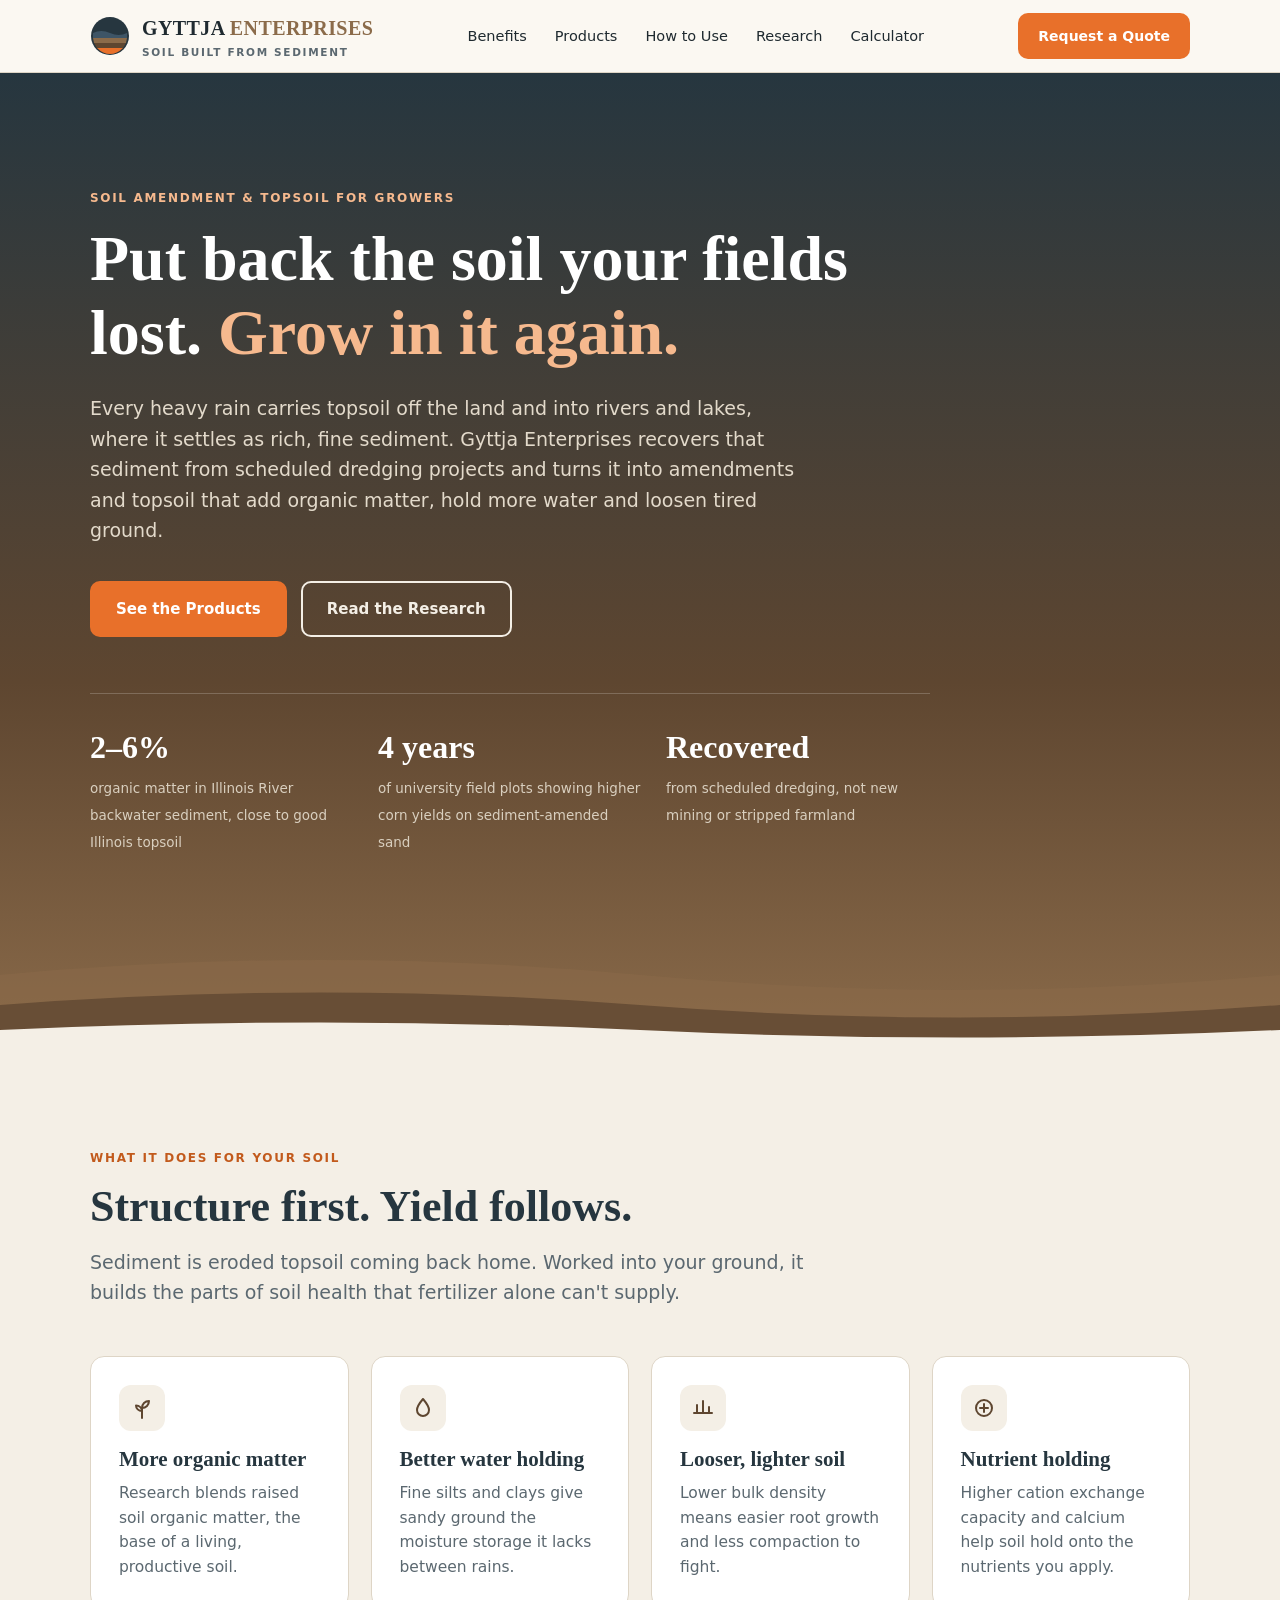
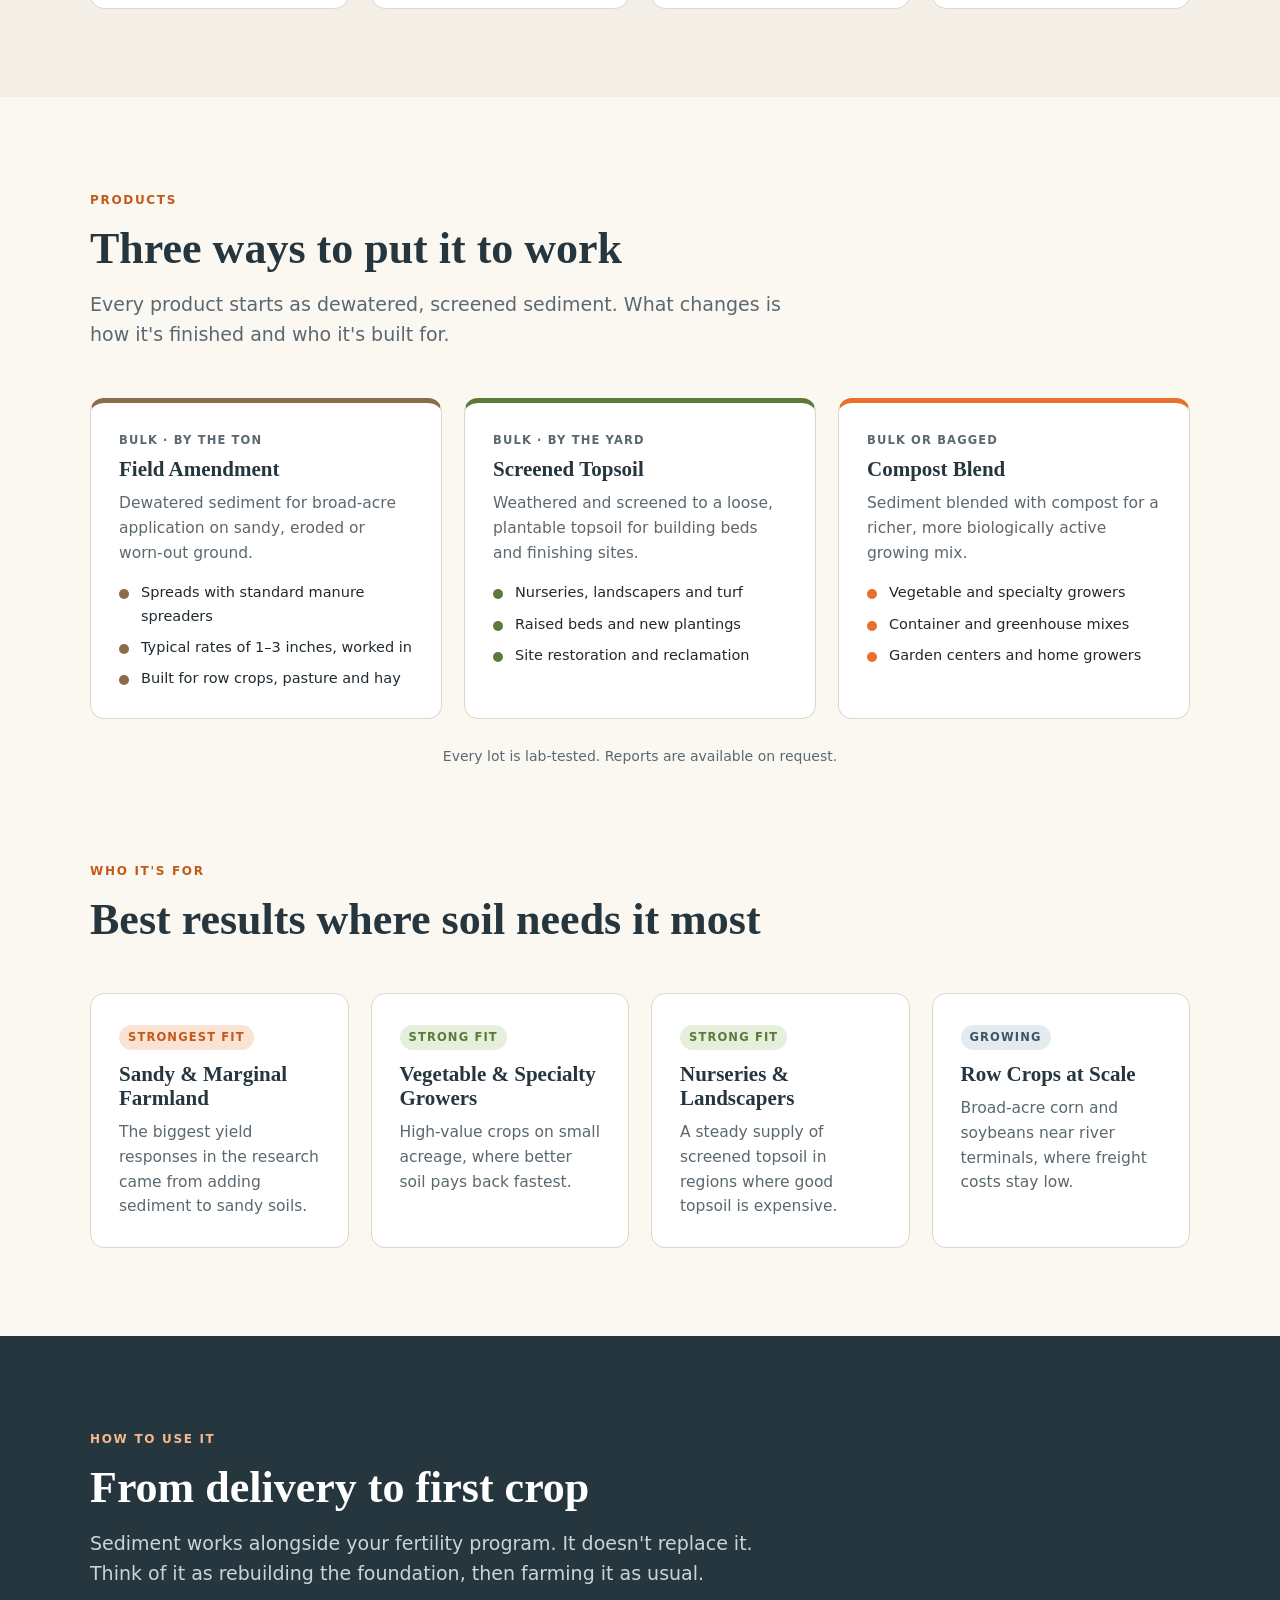
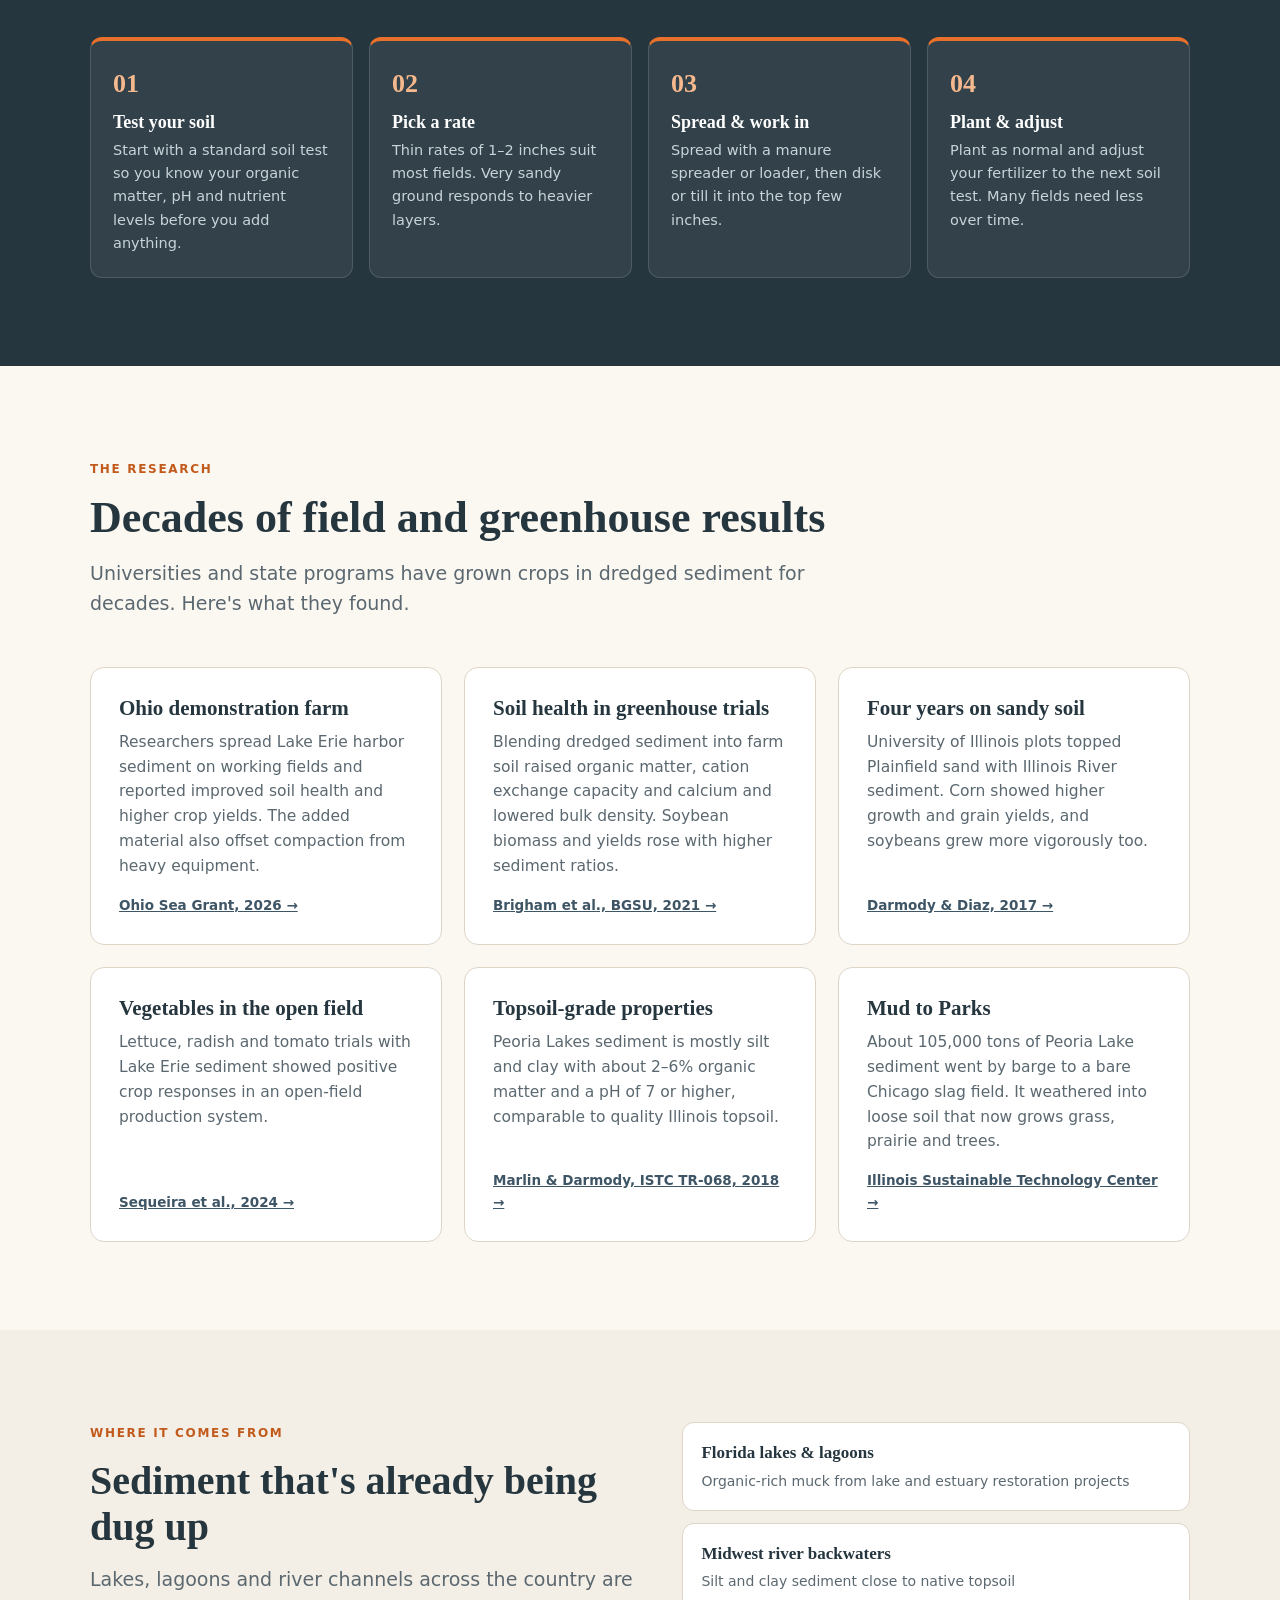
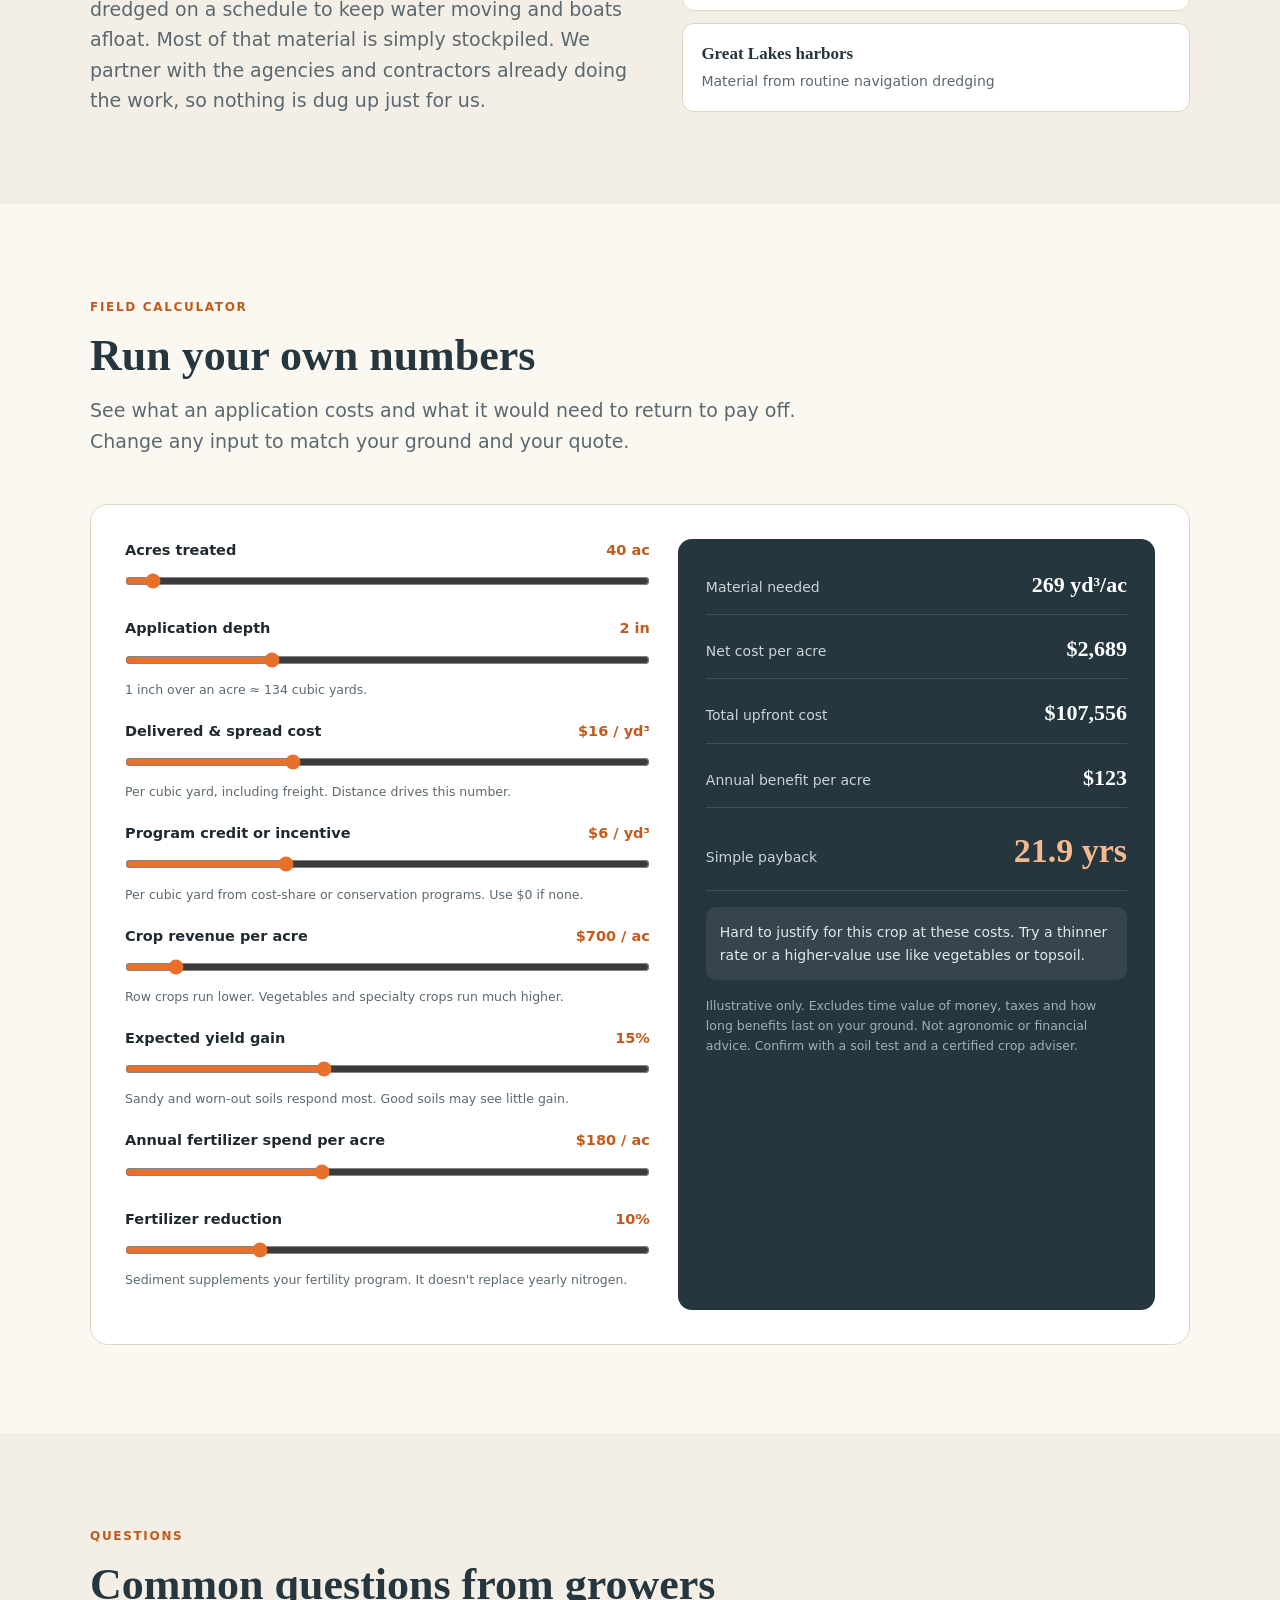
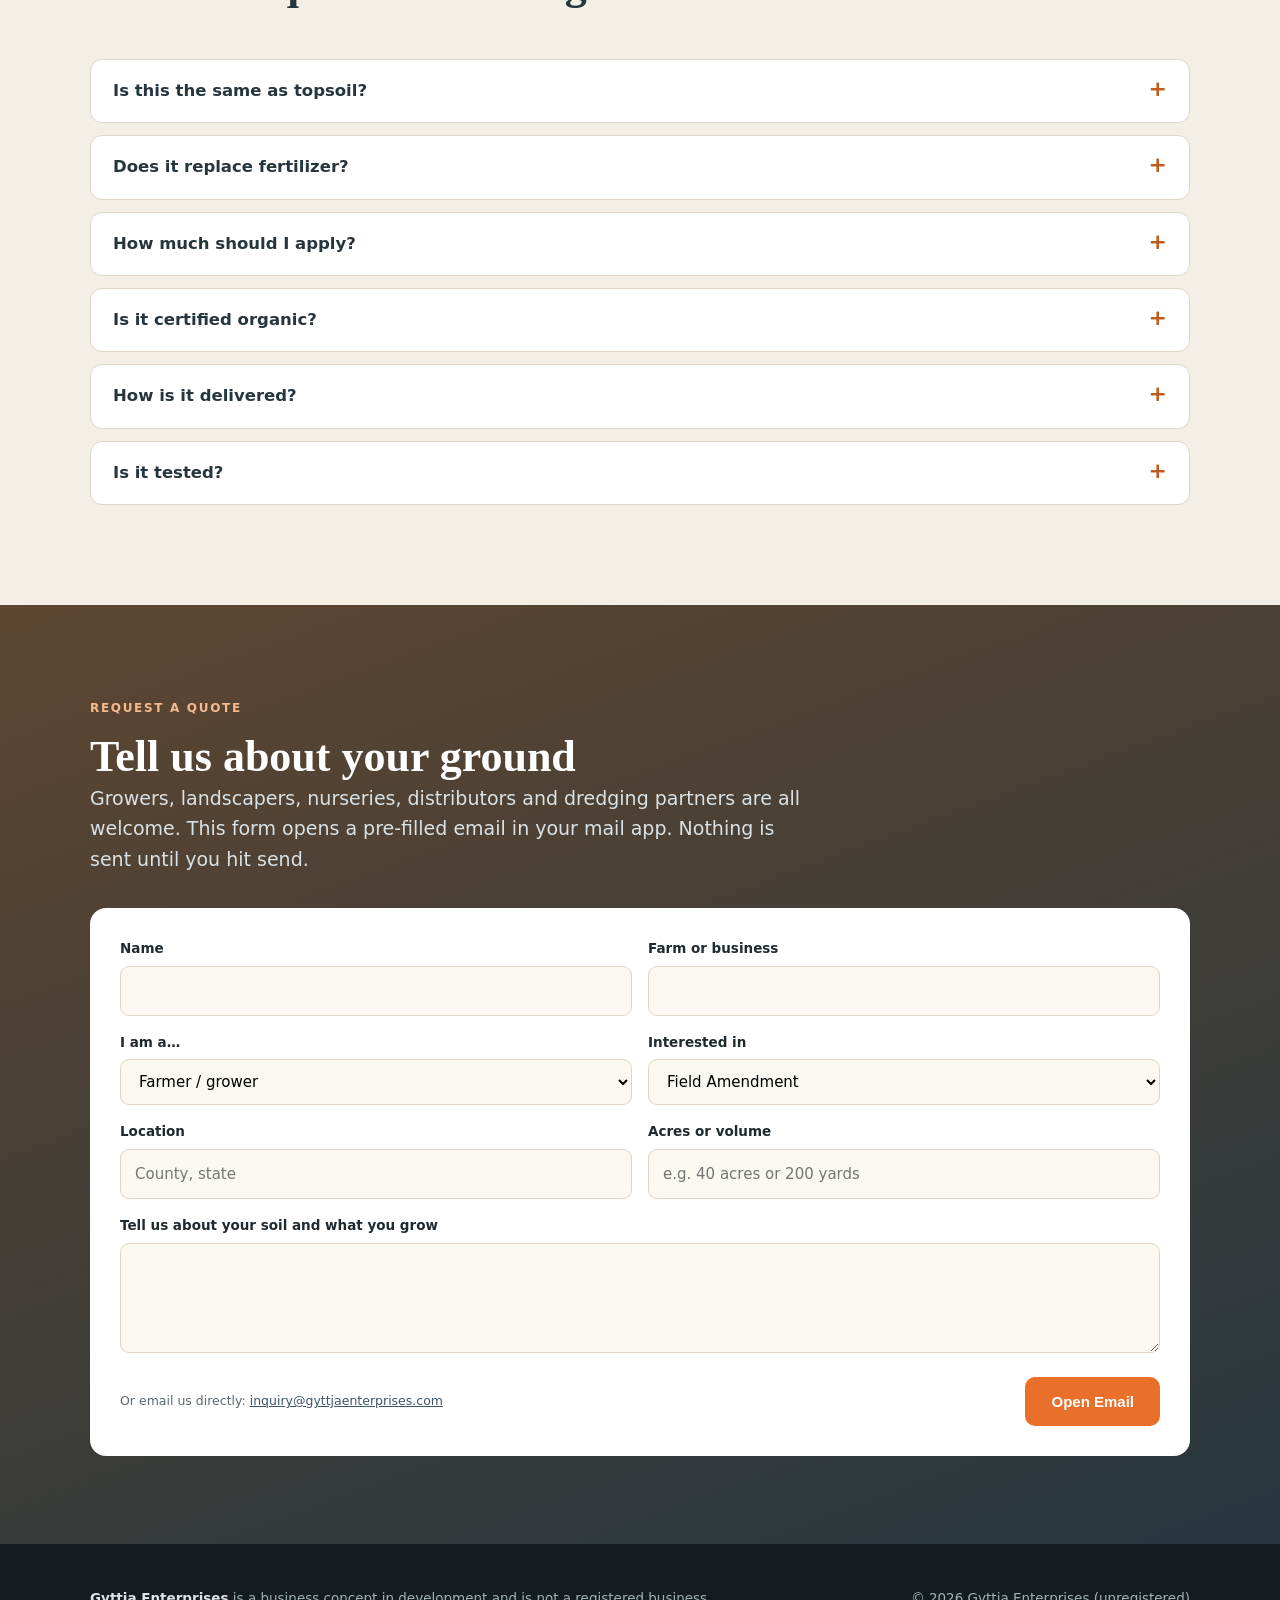
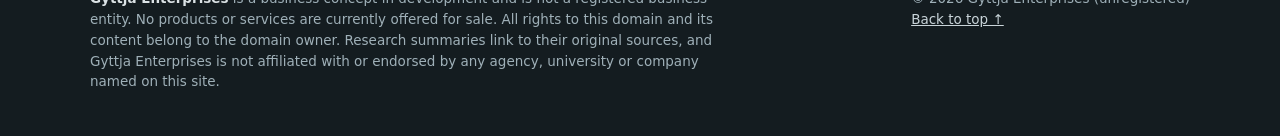
<file: index.html>
<!DOCTYPE html>
<html lang="en">
<head>
<meta charset="UTF-8">
<meta http-equiv="Content-Security-Policy" content="default-src 'none'; script-src 'self'; script-src-attr 'none'; style-src 'self' https://fonts.googleapis.com; style-src-attr 'none'; font-src https://fonts.gstatic.com; img-src 'self' data:; connect-src 'none'; object-src 'none'; base-uri 'none'; form-action 'none'; upgrade-insecure-requests">
<meta name="viewport" content="width=device-width, initial-scale=1.0">
<title>Gyttja Enterprises | Soil Amendment from River &amp; Lake Sediment</title>
<meta name="description" content="Gyttja Enterprises turns dredged river and lake sediment into soil amendments and topsoil for farms, nurseries and landscapers. More organic matter, better water holding, looser soil.">
<link rel="canonical" href="https://gyttjaenterprises.com/">
<meta name="referrer" content="strict-origin-when-cross-origin">
<meta property="og:type" content="website">
<meta property="og:site_name" content="Gyttja Enterprises">
<meta property="og:title" content="Gyttja Enterprises | Soil Amendment from River &amp; Lake Sediment">
<meta property="og:description" content="A soil amendment and topsoil concept using recovered river and lake sediment. Explore the research and field calculator.">
<meta property="og:url" content="https://gyttjaenterprises.com/">
<meta name="twitter:card" content="summary">
<meta name="twitter:title" content="Gyttja Enterprises">
<meta name="twitter:description" content="A soil amendment and topsoil concept using recovered river and lake sediment.">
<link rel="preconnect" href="https://fonts.googleapis.com">
<link rel="preconnect" href="https://fonts.gstatic.com" crossorigin>
<link href="https://fonts.googleapis.com/css2?family=Fraunces:opsz,wght@9..144,600;9..144,800&family=Inter:wght@400;500;600;700&display=swap" rel="stylesheet">
<link rel="stylesheet" href="/styles.css">
</head>
<body>

<header>
  <div class="wrap nav">
    <a href="#top" class="brand" aria-label="Gyttja Enterprises home">
      <svg width="40" height="40" viewBox="0 0 40 40" aria-hidden="true">
        <circle cx="20" cy="20" r="19" fill="#26363F"/>
        <path d="M3 17 Q11 13 20 17 T37 17 L37 22 L3 22Z" fill="#3E5566"/>
        <path d="M3 22 L37 22 L36 27 L4 27Z" fill="#8B6B4A"/>
        <path d="M4 27 L36 27 L33 32 L7 32Z" fill="#5E4630"/>
        <path d="M7 32 L33 32 Q27 38 20 38 Q13 38 7 32Z" fill="#E8702A"/>
      </svg>
      <div>
        <span class="brand-name">GYTTJA<span> ENTERPRISES</span></span>
        <span class="brand-sub">Soil Built From Sediment</span>
      </div>
    </a>
    <nav>
      <ul>
        <li><a href="#benefits">Benefits</a></li>
        <li><a href="#products">Products</a></li>
        <li><a href="#apply">How to Use</a></li>
        <li><a href="#evidence">Research</a></li>
        <li><a href="#calculator">Calculator</a></li>
      </ul>
    </nav>
    <a href="#contact" class="btn btn-primary nav-cta">Request a Quote</a>
  </div>
</header>

<main id="top">

<!-- HERO -->
<section class="hero">
  <div class="wrap">
    <span class="custom-style-1 eyebrow">Soil Amendment &amp; Topsoil for Growers</span>
    <h1>Put back the soil your fields lost. <em>Grow in it again.</em></h1>
    <p class="lead">Every heavy rain carries topsoil off the land and into rivers and lakes, where it settles as rich, fine sediment. Gyttja Enterprises recovers that sediment from scheduled dredging projects and turns it into amendments and topsoil that add organic matter, hold more water and loosen tired ground.</p>
    <div class="hero-actions">
      <a href="#products" class="btn btn-primary">See the Products</a>
      <a href="#evidence" class="btn btn-ghost">Read the Research</a>
    </div>
    <div class="hero-stats">
      <div><b>2–6%</b><span>organic matter in Illinois River backwater sediment, close to good Illinois topsoil</span></div>
      <div><b>4 years</b><span>of university field plots showing higher corn yields on sediment-amended sand</span></div>
      <div><b>Recovered</b><span>from scheduled dredging, not new mining or stripped farmland</span></div>
    </div>
  </div>
  <svg class="strata" viewBox="0 0 1440 120" preserveAspectRatio="none" aria-hidden="true">
    <path d="M0 40 Q360 10 720 40 T1440 40 V120 H0Z" fill="#8B6B4A" opacity=".55"/>
    <path d="M0 70 Q360 45 720 70 T1440 70 V120 H0Z" fill="#5E4630" opacity=".75"/>
    <path d="M0 95 Q360 80 720 95 T1440 95 V120 H0Z" fill="#F4EFE6"/>
  </svg>
</section>

<!-- BENEFITS -->
<section id="benefits">
  <div class="wrap">
    <div class="head">
      <span class="eyebrow">What It Does for Your Soil</span>
      <h2>Structure first. Yield follows.</h2>
      <p class="lead">Sediment is eroded topsoil coming back home. Worked into your ground, it builds the parts of soil health that fertilizer alone can't supply.</p>
    </div>
    <div class="grid g4">
      <div class="card">
        <div class="icon"><svg viewBox="0 0 24 24"><path d="M12 22V12"/><path d="M12 12c0-4 3-7 7-7 0 4-3 7-7 7z"/><path d="M12 15c0-3-2.5-5.5-6-5.5 0 3 2.5 5.5 6 5.5z"/></svg></div>
        <h3>More organic matter</h3>
        <p>Research blends raised soil organic matter, the base of a living, productive soil.</p>
      </div>
      <div class="card">
        <div class="icon"><svg viewBox="0 0 24 24"><path d="M12 3s6 7 6 11a6 6 0 0 1-12 0c0-4 6-11 6-11z"/></svg></div>
        <h3>Better water holding</h3>
        <p>Fine silts and clays give sandy ground the moisture storage it lacks between rains.</p>
      </div>
      <div class="card">
        <div class="icon"><svg viewBox="0 0 24 24"><path d="M3 17h18"/><path d="M6 17V9"/><path d="M12 17V5"/><path d="M18 17v-6"/></svg></div>
        <h3>Looser, lighter soil</h3>
        <p>Lower bulk density means easier root growth and less compaction to fight.</p>
      </div>
      <div class="card">
        <div class="icon"><svg viewBox="0 0 24 24"><circle cx="12" cy="12" r="8"/><path d="M12 8v8"/><path d="M8 12h8"/></svg></div>
        <h3>Nutrient holding</h3>
        <p>Higher cation exchange capacity and calcium help soil hold onto the nutrients you apply.</p>
      </div>
    </div>
  </div>
</section>

<!-- PRODUCTS -->
<section id="products">
  <div class="wrap">
    <div class="head">
      <span class="eyebrow">Products</span>
      <h2>Three ways to put it to work</h2>
      <p class="lead">Every product starts as dewatered, screened sediment. What changes is how it's finished and who it's built for.</p>
    </div>
    <div class="grid g3">
      <div class="card product">
        <span class="tag">Bulk · By the ton</span>
        <h3>Field Amendment</h3>
        <p>Dewatered sediment for broad-acre application on sandy, eroded or worn-out ground.</p>
        <ul>
          <li>Spreads with standard manure spreaders</li>
          <li>Typical rates of 1–3 inches, worked in</li>
          <li>Built for row crops, pasture and hay</li>
        </ul>
      </div>
      <div class="card product p2">
        <span class="tag">Bulk · By the yard</span>
        <h3>Screened Topsoil</h3>
        <p>Weathered and screened to a loose, plantable topsoil for building beds and finishing sites.</p>
        <ul>
          <li>Nurseries, landscapers and turf</li>
          <li>Raised beds and new plantings</li>
          <li>Site restoration and reclamation</li>
        </ul>
      </div>
      <div class="card product p3">
        <span class="tag">Bulk or bagged</span>
        <h3>Compost Blend</h3>
        <p>Sediment blended with compost for a richer, more biologically active growing mix.</p>
        <ul>
          <li>Vegetable and specialty growers</li>
          <li>Container and greenhouse mixes</li>
          <li>Garden centers and home growers</li>
        </ul>
      </div>
    </div>
    <p class="quiet">Every lot is lab-tested. Reports are available on request.</p>
  </div>
</section>

<!-- WHO IT'S FOR -->
<section id="growers" class="custom-style-2">
  <div class="wrap">
    <div class="head">
      <span class="eyebrow">Who It's For</span>
      <h2>Best results where soil needs it most</h2>
    </div>
    <div class="grid g4">
      <div class="card grower"><span class="pri p-a">Strongest Fit</span><h3>Sandy &amp; Marginal Farmland</h3><p>The biggest yield responses in the research came from adding sediment to sandy soils.</p></div>
      <div class="card grower"><span class="pri p-b">Strong Fit</span><h3>Vegetable &amp; Specialty Growers</h3><p>High-value crops on small acreage, where better soil pays back fastest.</p></div>
      <div class="card grower"><span class="pri p-b">Strong Fit</span><h3>Nurseries &amp; Landscapers</h3><p>A steady supply of screened topsoil in regions where good topsoil is expensive.</p></div>
      <div class="card grower"><span class="pri p-c">Growing</span><h3>Row Crops at Scale</h3><p>Broad-acre corn and soybeans near river terminals, where freight costs stay low.</p></div>
    </div>
  </div>
</section>

<!-- HOW TO USE -->
<section id="apply">
  <div class="wrap">
    <div class="head">
      <span class="custom-style-1 eyebrow">How to Use It</span>
      <h2>From delivery to first crop</h2>
      <p class="lead">Sediment works alongside your fertility program. It doesn't replace it. Think of it as rebuilding the foundation, then farming it as usual.</p>
    </div>
    <div class="steps">
      <div class="step"><h3>Test your soil</h3><p>Start with a standard soil test so you know your organic matter, pH and nutrient levels before you add anything.</p></div>
      <div class="step"><h3>Pick a rate</h3><p>Thin rates of 1–2 inches suit most fields. Very sandy ground responds to heavier layers.</p></div>
      <div class="step"><h3>Spread &amp; work in</h3><p>Spread with a manure spreader or loader, then disk or till it into the top few inches.</p></div>
      <div class="step"><h3>Plant &amp; adjust</h3><p>Plant as normal and adjust your fertilizer to the next soil test. Many fields need less over time.</p></div>
    </div>
  </div>
</section>

<!-- EVIDENCE -->
<section id="evidence">
  <div class="wrap">
    <div class="head">
      <span class="eyebrow">The Research</span>
      <h2>Decades of field and greenhouse results</h2>
      <p class="lead">Universities and state programs have grown crops in dredged sediment for decades. Here's what they found.</p>
    </div>
    <div class="grid g3">
      <div class="card ev">
        <h3>Ohio demonstration farm</h3>
        <p>Researchers spread Lake Erie harbor sediment on working fields and reported improved soil health and higher crop yields. The added material also offset compaction from heavy equipment.</p>
        <p class="src"><a href="https://ohioseagrant.osu.edu/news/2026/rscz7/can-dredged-sediments-benefit-crops-mitigate-algal-blooms" target="_blank" rel="noopener">Ohio Sea Grant, 2026 →</a></p>
      </div>
      <div class="card ev">
        <h3>Soil health in greenhouse trials</h3>
        <p>Blending dredged sediment into farm soil raised organic matter, cation exchange capacity and calcium and lowered bulk density. Soybean biomass and yields rose with higher sediment ratios.</p>
        <p class="src"><a href="https://WWW.BGSU.EDU/content/dam/BGSU/college-of-arts-and-sciences/earth-environment-and-society/documents/Brigham-et-al-2021(1).pdf" target="_blank" rel="noopener">Brigham et al., BGSU, 2021 →</a></p>
      </div>
      <div class="card ev">
        <h3>Four years on sandy soil</h3>
        <p>University of Illinois plots topped Plainfield sand with Illinois River sediment. Corn showed higher growth and grain yields, and soybeans grew more vigorously too.</p>
        <p class="src"><a href="https://ideals.illinois.edu/items/102877" target="_blank" rel="noopener">Darmody &amp; Diaz, 2017 →</a></p>
      </div>
      <div class="card ev">
        <h3>Vegetables in the open field</h3>
        <p>Lettuce, radish and tomato trials with Lake Erie sediment showed positive crop responses in an open-field production system.</p>
        <p class="src"><a href="https://bgsu.edu/content/dam/BGSU/college-of-arts-and-sciences/earth-environment-and-society/documents/sequeira-2024b.pdf" target="_blank" rel="noopener">Sequeira et al., 2024 →</a></p>
      </div>
      <div class="card ev">
        <h3>Topsoil-grade properties</h3>
        <p>Peoria Lakes sediment is mostly silt and clay with about 2–6% organic matter and a pH of 7 or higher, comparable to quality Illinois topsoil.</p>
        <p class="src"><a href="https://core.ac.uk/download/158323916.pdf" target="_blank" rel="noopener">Marlin &amp; Darmody, ISTC TR-068, 2018 →</a></p>
      </div>
      <div class="card ev">
        <h3>Mud to Parks</h3>
        <p>About 105,000 tons of Peoria Lake sediment went by barge to a bare Chicago slag field. It weathered into loose soil that now grows grass, prairie and trees.</p>
        <p class="src"><a href="https://blog.istc.illinois.edu/?p=4261" target="_blank" rel="noopener">Illinois Sustainable Technology Center →</a></p>
      </div>
    </div>
  </div>
</section>

<!-- WHERE IT COMES FROM -->
<section id="source">
  <div class="wrap source-wrap">
    <div>
      <span class="eyebrow">Where It Comes From</span>
      <h2 class="custom-style-3">Sediment that's already being dug up</h2>
      <p class="lead">Lakes, lagoons and river channels across the country are dredged on a schedule to keep water moving and boats afloat. Most of that material is simply stockpiled. We partner with the agencies and contractors already doing the work, so nothing is dug up just for us.</p>
    </div>
    <ul class="source-list">
      <li><b>Florida lakes &amp; lagoons</b><span>Organic-rich muck from lake and estuary restoration projects</span></li>
      <li><b>Midwest river backwaters</b><span>Silt and clay sediment close to native topsoil</span></li>
      <li><b>Great Lakes harbors</b><span>Material from routine navigation dredging</span></li>
    </ul>
  </div>
</section>

<!-- CALCULATOR -->
<section id="calculator">
  <div class="wrap">
    <div class="head">
      <span class="eyebrow">Field Calculator</span>
      <h2>Run your own numbers</h2>
      <p class="lead">See what an application costs and what it would need to return to pay off. Change any input to match your ground and your quote.</p>
    </div>
    <div class="calc">
      <div>
        <div class="field">
          <label for="acres">Acres treated <output id="acresO"></output></label>
          <input type="range" id="acres" min="1" max="1000" step="1" value="40">
        </div>
        <div class="field">
          <label for="depth">Application depth <output id="depthO"></output></label>
          <input type="range" id="depth" min="0.5" max="6" step="0.5" value="2">
          <small>1 inch over an acre ≈ 134 cubic yards.</small>
        </div>
        <div class="field">
          <label for="cost">Delivered &amp; spread cost <output id="costO"></output></label>
          <input type="range" id="cost" min="5" max="40" step="1" value="16">
          <small>Per cubic yard, including freight. Distance drives this number.</small>
        </div>
        <div class="field">
          <label for="credit">Program credit or incentive <output id="creditO"></output></label>
          <input type="range" id="credit" min="0" max="20" step="1" value="6">
          <small>Per cubic yard from cost-share or conservation programs. Use $0 if none.</small>
        </div>
        <div class="field">
          <label for="rev">Crop revenue per acre <output id="revO"></output></label>
          <input type="range" id="rev" min="300" max="5000" step="50" value="700">
          <small>Row crops run lower. Vegetables and specialty crops run much higher.</small>
        </div>
        <div class="field">
          <label for="yield">Expected yield gain <output id="yieldO"></output></label>
          <input type="range" id="yield" min="0" max="40" step="1" value="15">
          <small>Sandy and worn-out soils respond most. Good soils may see little gain.</small>
        </div>
        <div class="field">
          <label for="fert">Annual fertilizer spend per acre <output id="fertO"></output></label>
          <input type="range" id="fert" min="50" max="400" step="10" value="180">
        </div>
        <div class="field">
          <label for="cut">Fertilizer reduction <output id="cutO"></output></label>
          <input type="range" id="cut" min="0" max="40" step="1" value="10">
          <small>Sediment supplements your fertility program. It doesn't replace yearly nitrogen.</small>
        </div>
      </div>
      <div class="results" aria-live="polite">
        <div class="r"><span>Material needed</span><b id="vol"></b></div>
        <div class="r"><span>Net cost per acre</span><b id="perAcre"></b></div>
        <div class="r"><span>Total upfront cost</span><b id="total"></b></div>
        <div class="r"><span>Annual benefit per acre</span><b id="annual"></b></div>
        <div class="r big"><span>Simple payback</span><b id="payback"></b></div>
        <div class="verdict" id="verdict"></div>
        <p class="disclaimer">Illustrative only. Excludes time value of money, taxes and how long benefits last on your ground. Not agronomic or financial advice. Confirm with a soil test and a certified crop adviser.</p>
      </div>
    </div>
  </div>
</section>

<!-- FAQ -->
<section id="faq">
  <div class="wrap">
    <div class="head">
      <span class="eyebrow">Questions</span>
      <h2>Common questions from growers</h2>
    </div>
    <details>
      <summary>Is this the same as topsoil?</summary>
      <p>Close to it. Most river and lake sediment is topsoil that eroded off the land. Once it's dewatered and weathered, it handles and grows much like native topsoil. Our Screened Topsoil is finished for that use.</p>
    </details>
    <details>
      <summary>Does it replace fertilizer?</summary>
      <p>No. It improves organic matter, structure and water holding, and it brings some nutrients with it. You'll still need a fertility program, but many growers can fine-tune rates down after follow-up soil tests.</p>
    </details>
    <details>
      <summary>How much should I apply?</summary>
      <p>Most fields do well with 1–2 inches worked into the topsoil. Very sandy ground can take heavier layers. Start with a soil test and a trial strip, then scale up.</p>
    </details>
    <details>
      <summary>Is it certified organic?</summary>
      <p>Not yet. Gyttja Enterprises is in development, and certification would come with product launch. Ask us about your certifier's requirements.</p>
    </details>
    <details>
      <summary>How is it delivered?</summary>
      <p>Bulk by truck, or by barge to river terminals where available, which keeps freight costs down. The Compost Blend will also be offered bagged.</p>
    </details>
    <details>
      <summary>Is it tested?</summary>
      <p>Yes. Every lot is lab-tested, and reports are available on request.</p>
    </details>
  </div>
</section>

<!-- CONTACT -->
<section id="contact">
  <div class="wrap">
    <span class="custom-style-1 eyebrow">Request a Quote</span>
    <h2 class="custom-style-4">Tell us about your ground</h2>
    <p class="lead">Growers, landscapers, nurseries, distributors and dredging partners are all welcome. This form opens a pre-filled email in your mail app. Nothing is sent until you hit send.</p>
    <form class="cform" id="contactForm">
      <div><label for="name">Name</label><input id="name" required autocomplete="name"></div>
      <div><label for="org">Farm or business</label><input id="org" autocomplete="organization"></div>
      <div>
        <label for="role">I am a…</label>
        <select id="role">
          <option>Farmer / grower</option>
          <option>Vegetable / specialty grower</option>
          <option>Nursery / landscaper</option>
          <option>Ag retailer / distributor</option>
          <option>Dredging or agency partner</option>
          <option>Other</option>
        </select>
      </div>
      <div>
        <label for="prod">Interested in</label>
        <select id="prod">
          <option>Field Amendment</option>
          <option>Screened Topsoil</option>
          <option>Compost Blend</option>
          <option>Not sure yet</option>
        </select>
      </div>
      <div><label for="loc">Location</label><input id="loc" placeholder="County, state"></div>
      <div><label for="size">Acres or volume</label><input id="size" placeholder="e.g. 40 acres or 200 yards"></div>
      <div class="full"><label for="msg">Tell us about your soil and what you grow</label><textarea id="msg" required></textarea></div>
      <div class="custom-style-5 full">
        <span class="note">Or email us directly: <a href="mailto:inquiry@gyttjaenterprises.com">inquiry@gyttjaenterprises.com</a></span>
        <button type="submit" class="btn btn-primary">Open Email</button>
      </div>
    </form>
  </div>
</section>

</main>

<footer>
  <div class="wrap foot">
    <div class="legal">
      <strong>Gyttja Enterprises</strong> is a business concept in development and is not a registered business entity. No products or services are currently offered for sale. All rights to this domain and its content belong to the domain owner. Research summaries link to their original sources, and Gyttja Enterprises is not affiliated with or endorsed by any agency, university or company named on this site.
    </div>
    <div>© <span id="yr"></span> Gyttja Enterprises (unregistered)<br><a href="#top">Back to top ↑</a></div>
  </div>
</footer>

<script src="/site.js" defer></script>
</body>
</html>
</file>
<file: styles.css>
:root{
    --silt:#8B6B4A;
    --silt-dark:#5E4630;
    --slate:#3E5566;
    --slate-dark:#26363F;
    --signal:#E8702A;
    --signal-dark:#C25A1C;
    --leaf:#5C7A3A;
    --cream:#F4EFE6;
    --paper:#FBF8F2;
    --ink:#1F2A30;
    --muted:#5B6870;
    --line:#DED5C6;
    --radius:14px;
    --max:1140px;
  }
  *{box-sizing:border-box;margin:0;padding:0}
  html{scroll-behavior:smooth}
  body{font-family:'Inter',system-ui,sans-serif;background:var(--paper);color:var(--ink);line-height:1.6;font-size:17px}
  h1,h2,h3{font-family:'Fraunces',Georgia,serif;line-height:1.15;color:var(--slate-dark)}
  a{color:var(--slate)}
  .wrap{max-width:var(--max);margin:0 auto;padding:0 20px}
  section{padding:88px 0}
  .eyebrow{display:inline-block;font-size:12px;font-weight:700;letter-spacing:.14em;text-transform:uppercase;color:var(--signal-dark);margin-bottom:14px}
  .lead{font-size:19px;color:var(--muted);max-width:720px}
  .btn{display:inline-block;padding:14px 24px;border-radius:10px;font-weight:700;text-decoration:none;font-size:15px;transition:transform .15s,background .15s;border:2px solid transparent;cursor:pointer}
  .btn-primary{background:var(--signal);color:#fff}
  .btn-primary:hover{background:var(--signal-dark);transform:translateY(-1px)}
  .btn-ghost{border-color:var(--cream);color:var(--cream)}
  .btn-ghost:hover{background:rgba(255,255,255,.08)}
  .head{margin-bottom:48px}
  .head h2{font-size:clamp(30px,4vw,44px);margin-bottom:14px}

  /* Header */
  header{position:sticky;top:0;z-index:50;background:rgba(251,248,242,.94);backdrop-filter:blur(8px);border-bottom:1px solid var(--line)}
  .nav{display:flex;align-items:center;justify-content:space-between;height:72px}
  .brand{display:flex;align-items:center;gap:12px;text-decoration:none;color:var(--ink)}
  .brand-name{font-family:'Fraunces',serif;font-weight:800;font-size:20px;letter-spacing:.02em}
  .brand-name span{color:var(--silt)}
  .brand-sub{display:block;font-size:10.5px;letter-spacing:.16em;text-transform:uppercase;color:var(--muted);font-weight:600}
  nav ul{display:flex;gap:28px;list-style:none}
  nav a{text-decoration:none;color:var(--ink);font-size:14.5px;font-weight:500}
  nav a:hover{color:var(--signal-dark)}
  .nav-cta{padding:10px 18px;font-size:14px}
  @media(max-width:880px){nav ul{display:none}}

  /* Hero */
  .hero{background:linear-gradient(180deg,var(--slate-dark) 0%,var(--silt-dark) 62%,var(--silt) 100%);color:var(--cream);padding:110px 0 0;position:relative;overflow:hidden}
  .hero h1{color:#fff;font-size:clamp(38px,6vw,64px);max-width:880px}
  .hero h1 em{font-style:normal;color:#F6B98E}
  .hero .lead{color:#E3DACB;margin:24px 0 36px}
  .hero-actions{display:flex;flex-wrap:wrap;gap:14px}
  .strata{display:block;width:100%;height:120px;margin-top:80px}
  .hero-stats{display:grid;grid-template-columns:repeat(3,1fr);gap:24px;margin-top:56px;max-width:840px;border-top:1px solid rgba(255,255,255,.2);padding-top:28px}
  .hero-stats b{display:block;font-family:'Fraunces',serif;font-size:32px;color:#fff}
  .hero-stats span{font-size:13.5px;color:#D9CFBF}
  @media(max-width:640px){.hero-stats{grid-template-columns:1fr}}

  /* Cards & grids */
  .grid{display:grid;gap:22px}
  .g3{grid-template-columns:repeat(3,1fr)}
  .g2{grid-template-columns:repeat(2,1fr)}
  .g4{grid-template-columns:repeat(4,1fr)}
  @media(max-width:900px){.g3,.g4{grid-template-columns:1fr 1fr}}
  @media(max-width:620px){.g3,.g2,.g4{grid-template-columns:1fr}}
  .card{background:#fff;border:1px solid var(--line);border-radius:var(--radius);padding:28px}
  .card h3{font-size:21px;margin-bottom:10px}
  .card p{color:var(--muted);font-size:15.5px}
  .icon{width:46px;height:46px;border-radius:12px;background:var(--cream);display:flex;align-items:center;justify-content:center;margin-bottom:16px}
  .icon svg{width:24px;height:24px;stroke:var(--silt-dark);fill:none;stroke-width:2;stroke-linecap:round;stroke-linejoin:round}

  /* Benefits */
  #benefits{background:var(--cream)}

  /* Products */
  .product{display:flex;flex-direction:column;border-top:5px solid var(--silt)}
  .product.p2{border-top-color:var(--leaf)}
  .product.p3{border-top-color:var(--signal)}
  .product .tag{font-size:11.5px;font-weight:700;letter-spacing:.1em;text-transform:uppercase;color:var(--muted);margin-bottom:8px}
  .product ul{list-style:none;margin-top:16px;display:grid;gap:8px}
  .product li{font-size:14.5px;color:var(--ink);padding-left:22px;position:relative}
  .product li::before{content:"";position:absolute;left:0;top:8px;width:10px;height:10px;border-radius:50%;background:var(--silt)}
  .product.p2 li::before{background:var(--leaf)}
  .product.p3 li::before{background:var(--signal)}
  .quiet{margin-top:26px;font-size:14px;color:var(--muted);text-align:center}

  /* Growers */
  .grower .pri{display:inline-block;font-size:11.5px;font-weight:700;letter-spacing:.1em;text-transform:uppercase;padding:3px 9px;border-radius:999px;margin-bottom:12px}
  .p-a{background:#FBE3D3;color:var(--signal-dark)}
  .p-b{background:#E6EEDC;color:var(--leaf)}
  .p-c{background:#E3EBEF;color:var(--slate)}

  /* How to use */
  #apply{background:var(--slate-dark);color:var(--cream)}
  #apply h2,#apply h3{color:#fff}
  #apply .lead{color:#C9D4D9}
  .steps{counter-reset:s;display:grid;grid-template-columns:repeat(4,1fr);gap:16px}
  @media(max-width:900px){.steps{grid-template-columns:1fr 1fr}}
  @media(max-width:560px){.steps{grid-template-columns:1fr}}
  .step{background:rgba(255,255,255,.06);border:1px solid rgba(255,255,255,.14);border-top:4px solid var(--signal);border-radius:12px;padding:22px}
  .step::before{counter-increment:s;content:"0" counter(s);font-family:'Fraunces',serif;font-weight:800;font-size:26px;color:#F6B98E;display:block;margin-bottom:8px}
  .step h3{font-size:18px;margin-bottom:6px}
  .step p{font-size:14.5px;color:#C9D4D9}

  /* Evidence */
  .ev{display:flex;flex-direction:column}
  .ev .src{margin-top:auto;padding-top:16px;font-size:13.5px}
  .ev .src a{font-weight:600}

  /* Source */
  #source{background:var(--cream)}
  .source-wrap{display:grid;grid-template-columns:1.1fr 1fr;gap:34px;align-items:center}
  @media(max-width:860px){.source-wrap{grid-template-columns:1fr}}
  .source-list{list-style:none;display:grid;gap:12px}
  .source-list li{background:#fff;border:1px solid var(--line);border-radius:12px;padding:16px 18px}
  .source-list b{display:block;font-family:'Fraunces',serif;font-size:17px;color:var(--slate-dark)}
  .source-list span{font-size:14px;color:var(--muted)}

  /* Calculator */
  .calc{display:grid;grid-template-columns:1.1fr 1fr;gap:28px;background:#fff;border:1px solid var(--line);border-radius:18px;padding:34px}
  @media(max-width:880px){.calc{grid-template-columns:1fr;padding:22px}}
  .field{margin-bottom:20px}
  .field label{display:flex;justify-content:space-between;font-weight:600;font-size:14.5px;margin-bottom:8px}
  .field label output{color:var(--signal-dark);font-weight:700}
  .field small{display:block;color:var(--muted);font-size:12.5px;margin-top:4px}
  input[type=range]{width:100%;accent-color:var(--signal)}
  .results{background:var(--slate-dark);color:var(--cream);border-radius:14px;padding:28px;display:flex;flex-direction:column;gap:16px}
  .r{display:flex;justify-content:space-between;align-items:baseline;border-bottom:1px solid rgba(255,255,255,.12);padding-bottom:12px;gap:12px}
  .r span{font-size:14px;color:#C9D4D9}
  .r b{font-family:'Fraunces',serif;font-size:22px;color:#fff;white-space:nowrap}
  .r.big b{font-size:34px;color:#F6B98E}
  .verdict{background:rgba(255,255,255,.07);border-radius:10px;padding:14px;font-size:14px;color:#E2E8EB}
  .disclaimer{font-size:12.5px;color:#9FB0B8}

  /* FAQ */
  #faq{background:var(--cream)}
  details{background:#fff;border:1px solid var(--line);border-radius:12px;padding:18px 22px;margin-bottom:12px}
  summary{font-weight:700;cursor:pointer;font-size:16.5px;color:var(--slate-dark);list-style:none;display:flex;justify-content:space-between;gap:12px}
  summary::-webkit-details-marker{display:none}
  summary::after{content:"+";color:var(--signal-dark);font-size:22px;line-height:1}
  details[open] summary::after{content:"–"}
  details p{margin-top:10px;color:var(--muted);font-size:15.5px}

  /* Contact */
  #contact{background:linear-gradient(160deg,var(--silt-dark),var(--slate-dark));color:var(--cream)}
  #contact h2{color:#fff}
  #contact .lead{color:#D9E2E6}
  .cform{background:#fff;border-radius:16px;padding:30px;color:var(--ink);display:grid;grid-template-columns:1fr 1fr;gap:16px;margin-top:34px}
  @media(max-width:700px){.cform{grid-template-columns:1fr}}
  .cform .full{grid-column:1/-1}
  .cform label{display:block;font-size:13.5px;font-weight:600;margin-bottom:6px}
  .cform input,.cform select,.cform textarea{width:100%;padding:12px 14px;border:1px solid var(--line);border-radius:9px;font:inherit;font-size:15px;background:var(--paper)}
  .cform textarea{min-height:110px;resize:vertical}
  .cform input:focus,.cform select:focus,.cform textarea:focus{outline:2px solid var(--signal);border-color:transparent}
  .cform .note{font-size:12.5px;color:var(--muted)}

  /* Footer */
  footer{background:#141C20;color:#9FB0B8;padding:44px 0;font-size:13.5px}
  .foot{display:flex;flex-wrap:wrap;justify-content:space-between;gap:20px;align-items:flex-start}
  .legal{max-width:640px;line-height:1.55}
  .legal strong{color:#DCE3E6}
  footer a{color:#C9D4D9}

/* Former inline styles; keep specificity above component rules. */
.custom-style-1.custom-style-1{color:#F6B98E}
.custom-style-2.custom-style-2{padding-top:0}
.custom-style-3.custom-style-3{font-size:clamp(28px,3.6vw,40px);margin-bottom:14px}
.custom-style-4.custom-style-4{font-size:clamp(30px,4vw,44px)}
.custom-style-5.custom-style-5{display:flex;flex-wrap:wrap;gap:14px;align-items:center;justify-content:space-between}
body.not-found{max-width:40rem;margin:15vh auto;padding:1.5rem}
</file>
